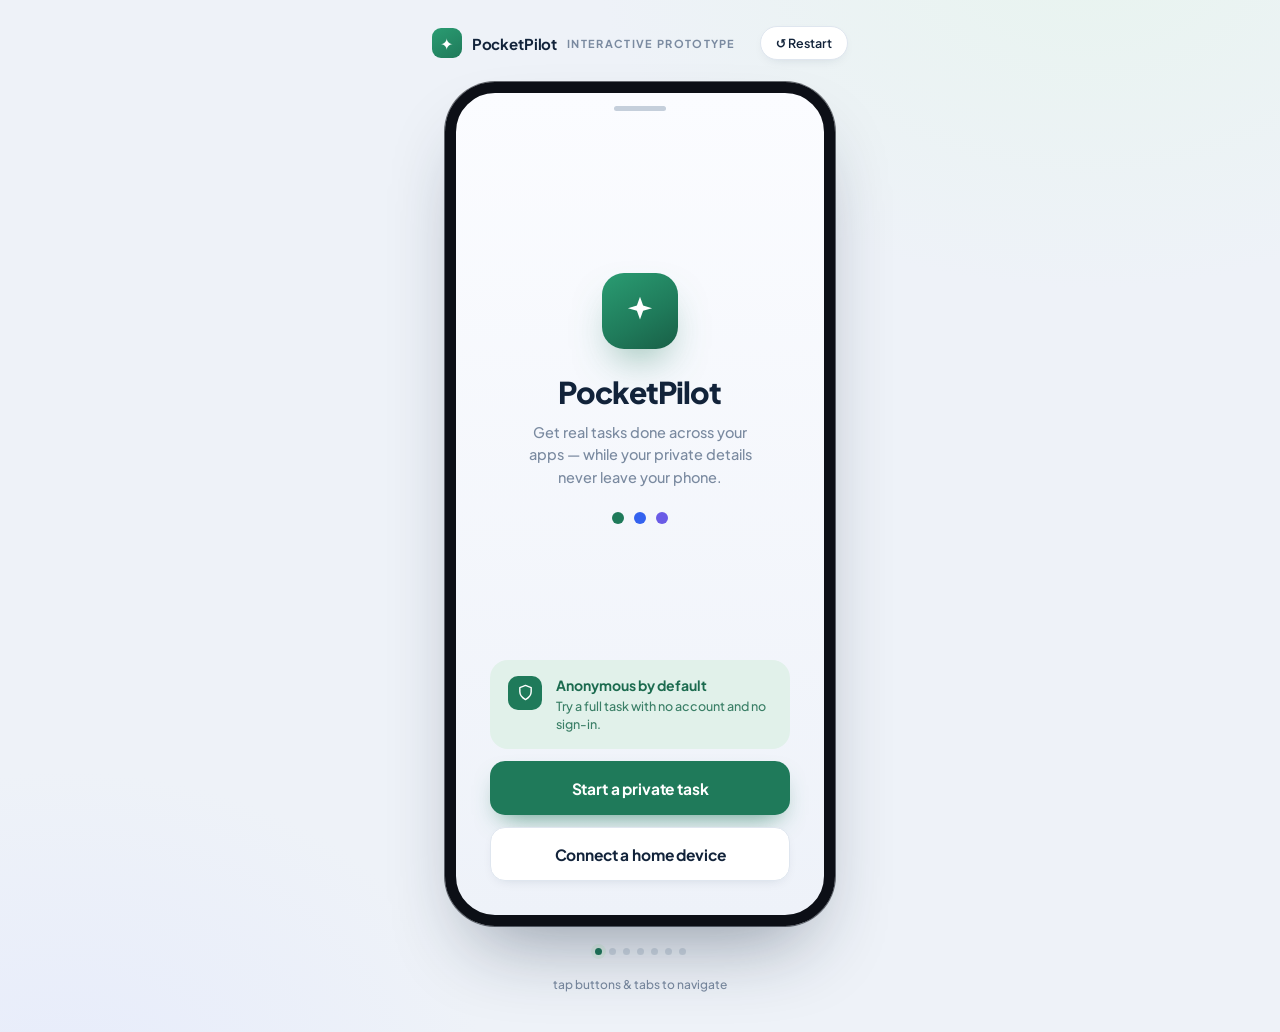
<file: index.html>
<!DOCTYPE html>
<html lang="en">
<head>
<meta charset="UTF-8">
<meta name="viewport" content="width=device-width, initial-scale=1.0">
<title>PocketPilot — Interactive Prototype</title>
<link rel="stylesheet" href="styles.css">
<style>
  body { background:
    radial-gradient(70% 60% at 85% -5%, #e8f4ef 0%, transparent 55%),
    radial-gradient(60% 55% at 5% 105%, #e7ecfb 0%, transparent 55%),
    var(--bg);
    min-height: 100vh; display: flex; flex-direction: column; align-items: center;
    padding: 26px 16px 40px; gap: 22px;
  }
  .proto-bar { display: flex; align-items: center; gap: 16px; }
  .proto-bar .brand { display: flex; align-items: center; gap: 10px; }
  .proto-bar .brand .m { width: 30px; height: 30px; border-radius: 9px; background: linear-gradient(150deg, #2a9c72, var(--green)); display: grid; place-items: center; color: #fff; font-weight: 800; }
  .proto-bar .brand b { font-size: 15px; letter-spacing: -0.01em; color: var(--ink); }
  .proto-bar .brand span { font-size: 11px; letter-spacing: .12em; text-transform: uppercase; color: var(--ink-mute); font-weight: 700; }
  .proto-bar .restart { margin-left: 8px; font-family: var(--font); font-size: 12.5px; color: var(--ink); background: #fff; border: 1px solid var(--line-2); border-radius: 999px; padding: 8px 15px; cursor: pointer; box-shadow: var(--sh-sm); font-weight: 600; }
  [data-goto], [data-fill], .tab { cursor: pointer; }
  .fade { animation: fade .28s ease; }
  @keyframes fade { from { opacity: 0; transform: translateY(6px) scale(.995); } to { opacity: 1; transform: none; } }
  .hint { font-size: 12px; color: var(--ink-mute); font-weight: 500; }
  .flowdots { display: flex; gap: 7px; align-items: center; }
  .flowdots i { width: 7px; height: 7px; border-radius: 50%; background: #cfd8e3; display: block; }
  .flowdots i.on { background: var(--green); box-shadow: 0 0 0 4px var(--green-soft); }
</style>
</head>
<body>
  <div class="proto-bar">
    <div class="brand"><div class="m">✦</div><b>PocketPilot</b><span>Interactive prototype</span></div>
    <button class="restart" id="restart">↺ Restart</button>
  </div>

  <div class="stage" id="stage"></div>

  <div class="flowdots" id="dots"></div>
  <div class="hint">tap buttons &amp; tabs to navigate</div>

  <script src="screens.js"></script>
  <script>
    const stage = document.getElementById('stage');
    const dotsEl = document.getElementById('dots');
    const flow = ['welcome', 'home', 'privacy', 'working', 'confirm', 'ready', 'details'];
    flow.forEach(() => { const i = document.createElement('i'); dotsEl.appendChild(i); });

    function render(id) {
      stage.innerHTML = '';
      const phone = PP.buildPhone(id);
      phone.classList.add('fade');
      stage.appendChild(phone);
      phone.querySelectorAll('[data-goto]').forEach(el => {
        el.addEventListener('click', e => { e.stopPropagation(); render(el.dataset.goto); });
      });
      const idx = flow.indexOf(id);
      [...dotsEl.children].forEach((d, k) => d.classList.toggle('on', k === idx));
    }

    document.getElementById('restart').addEventListener('click', () => render('welcome'));
    render('welcome');
  </script>
</body>
</html>
</file>
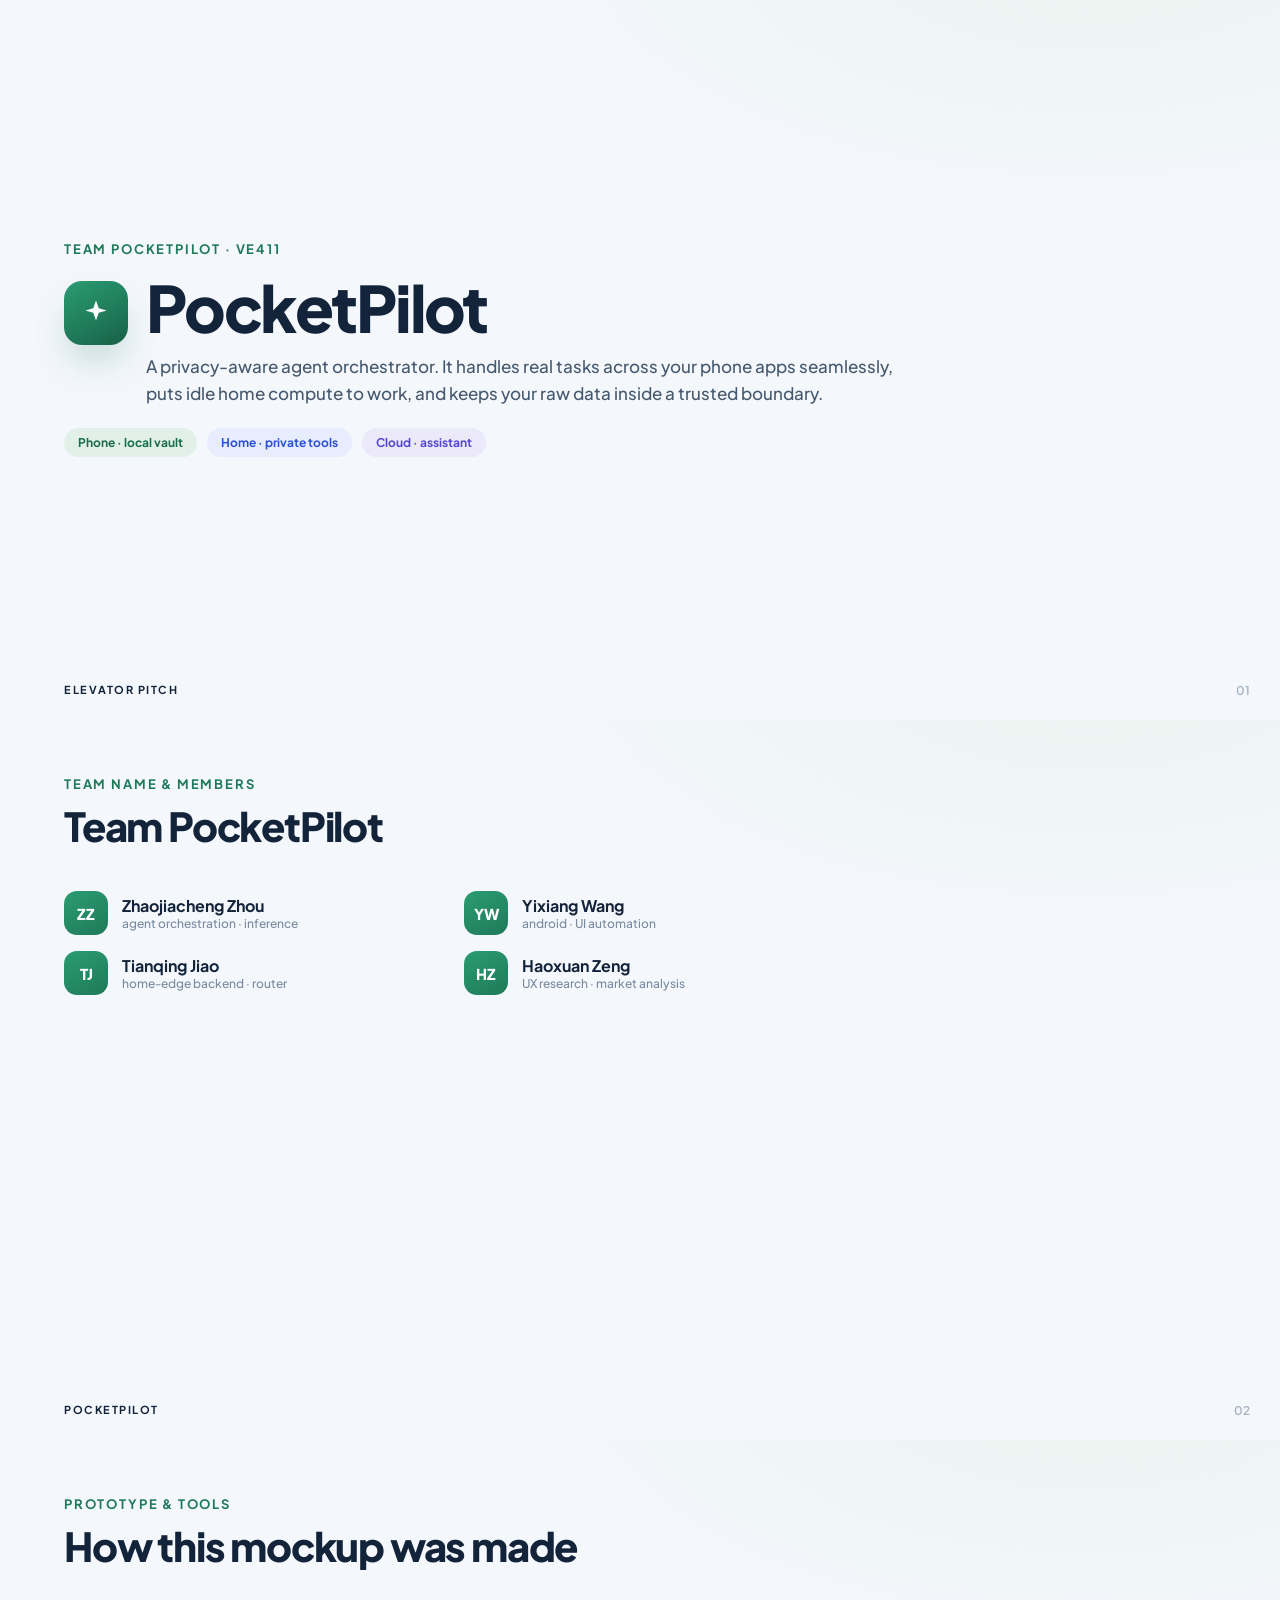
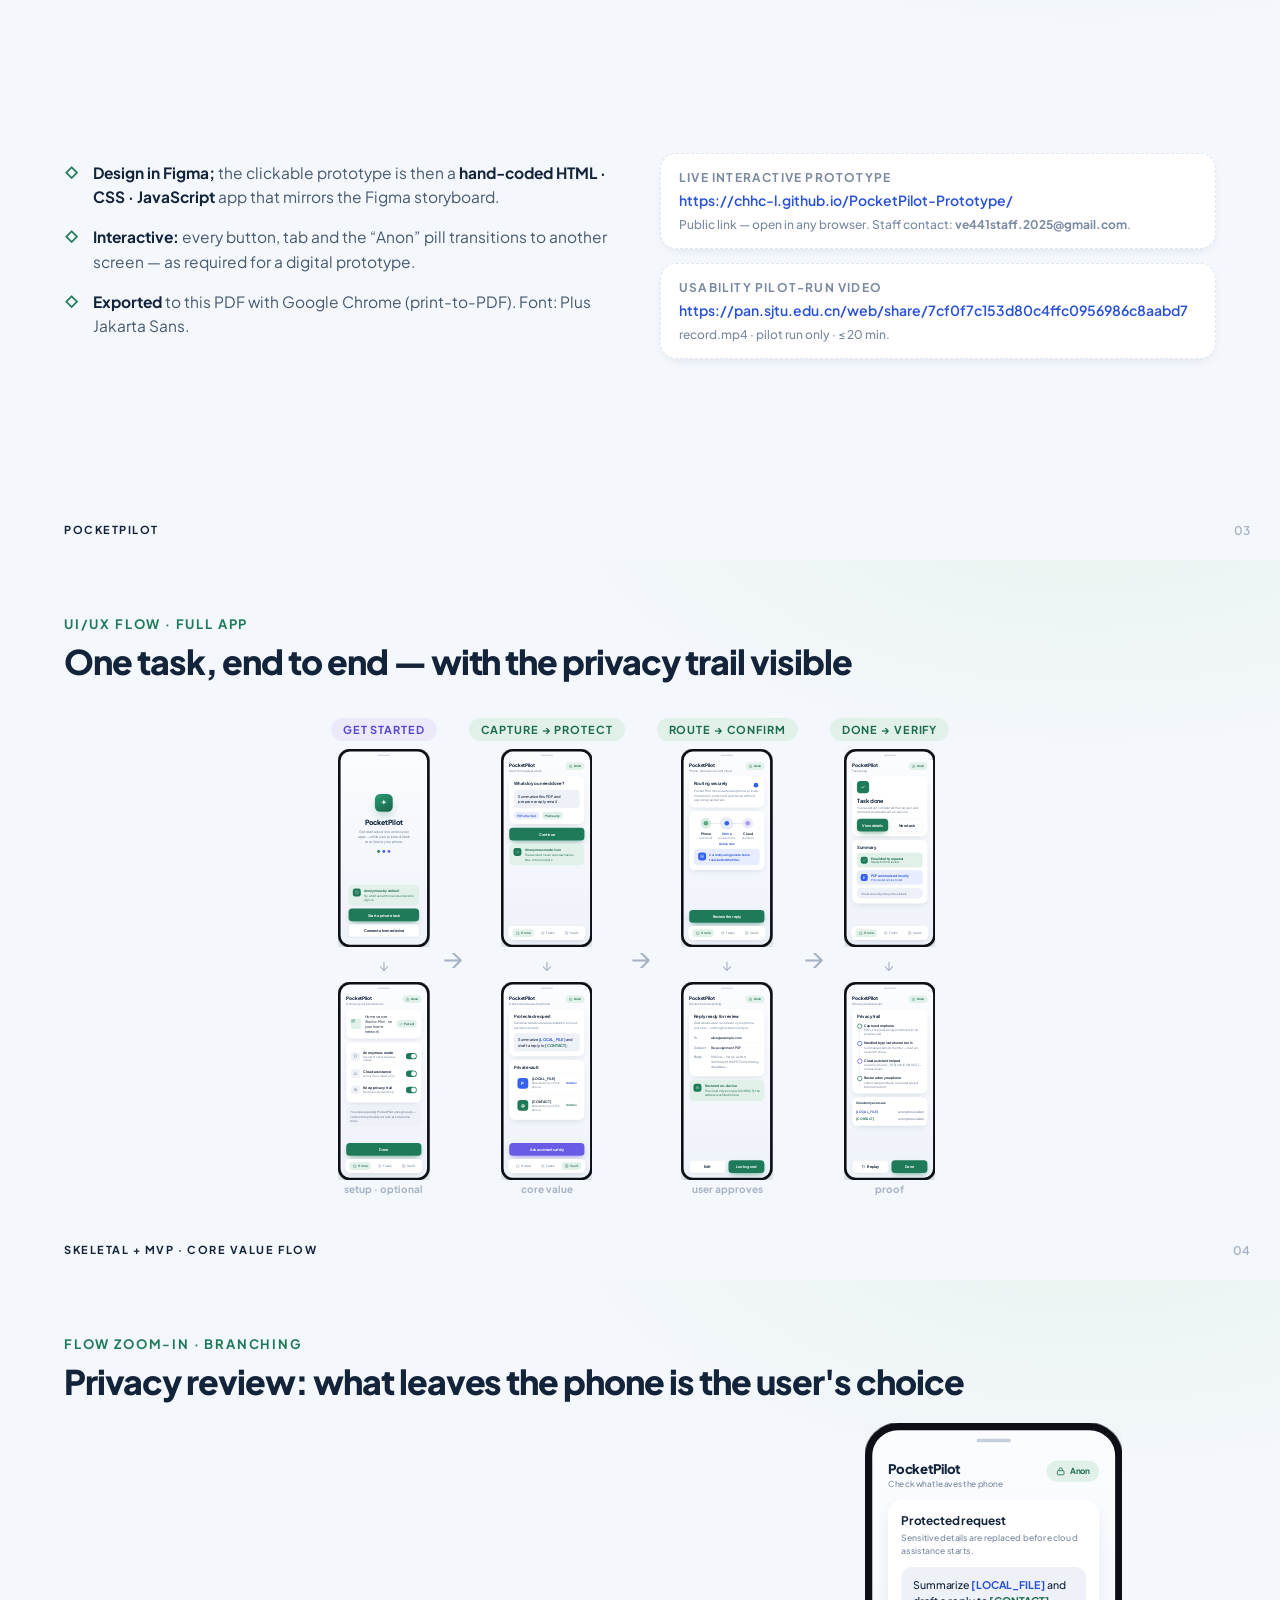
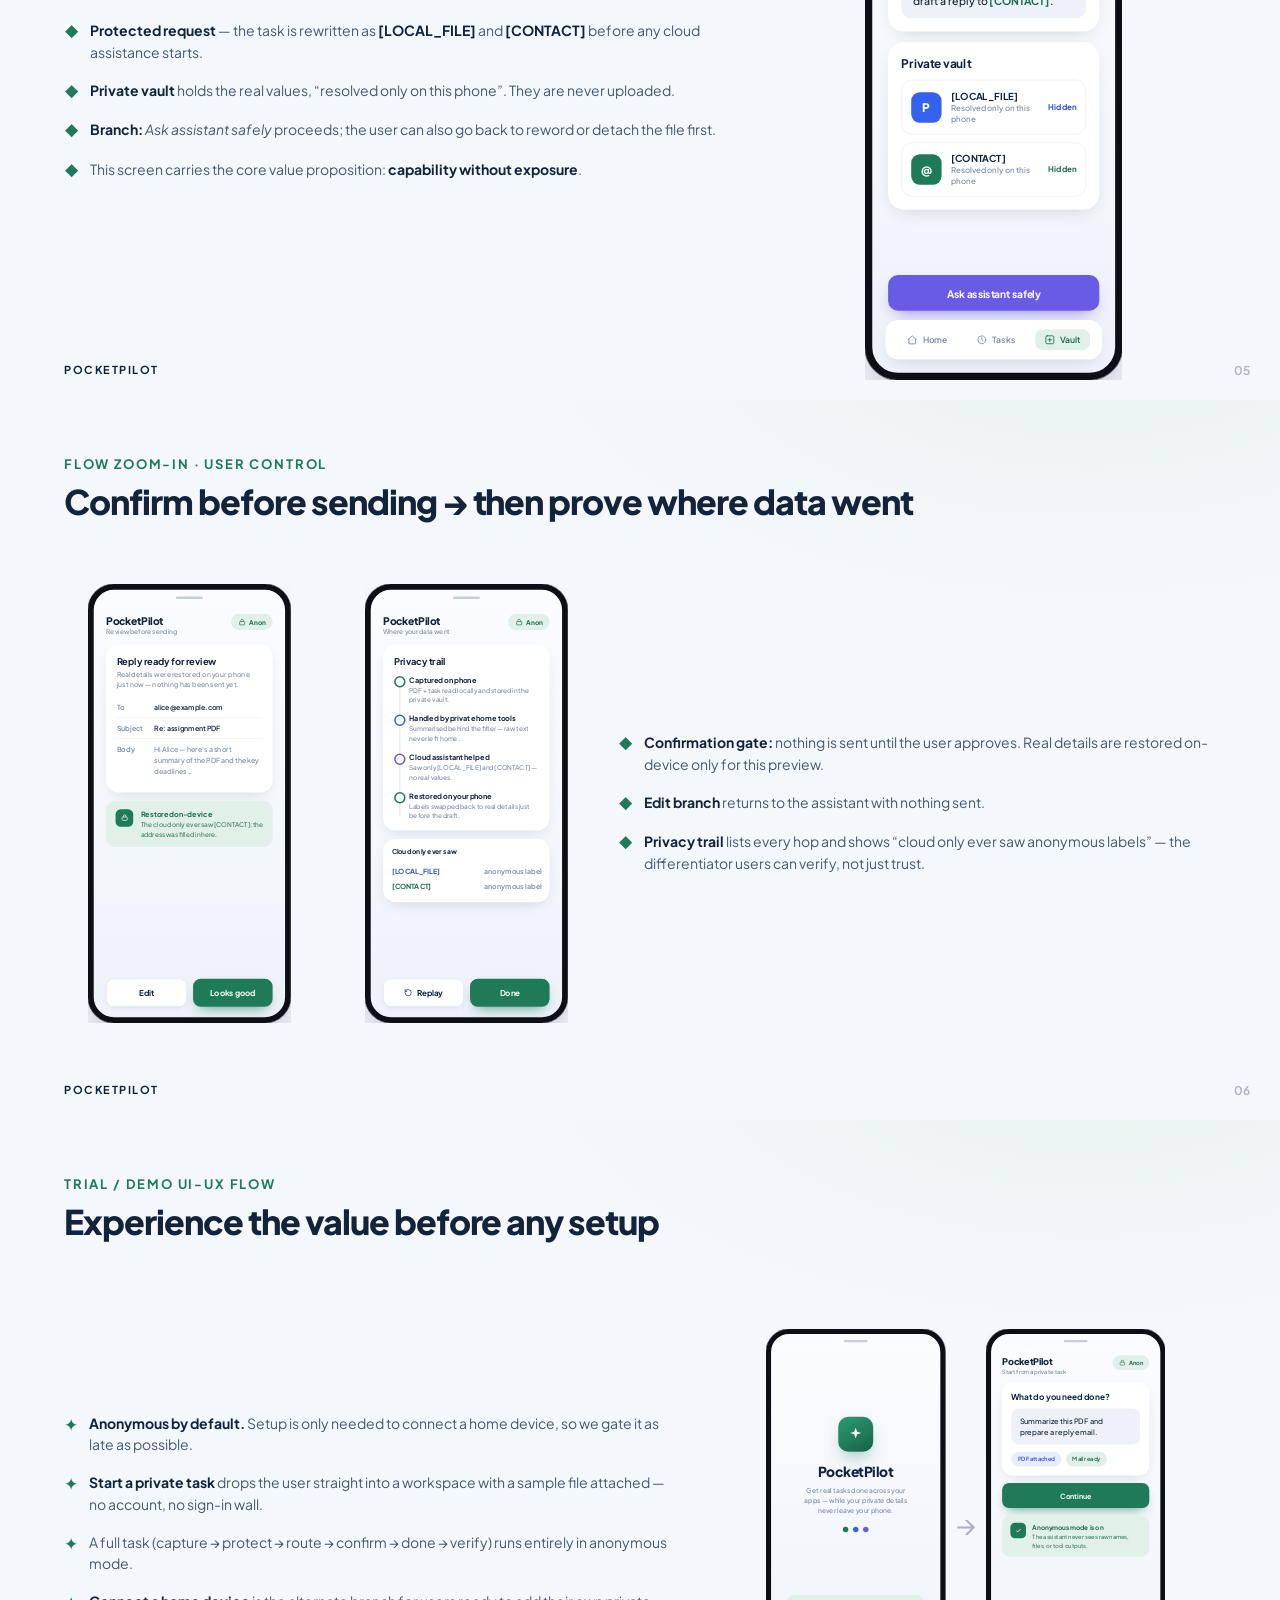
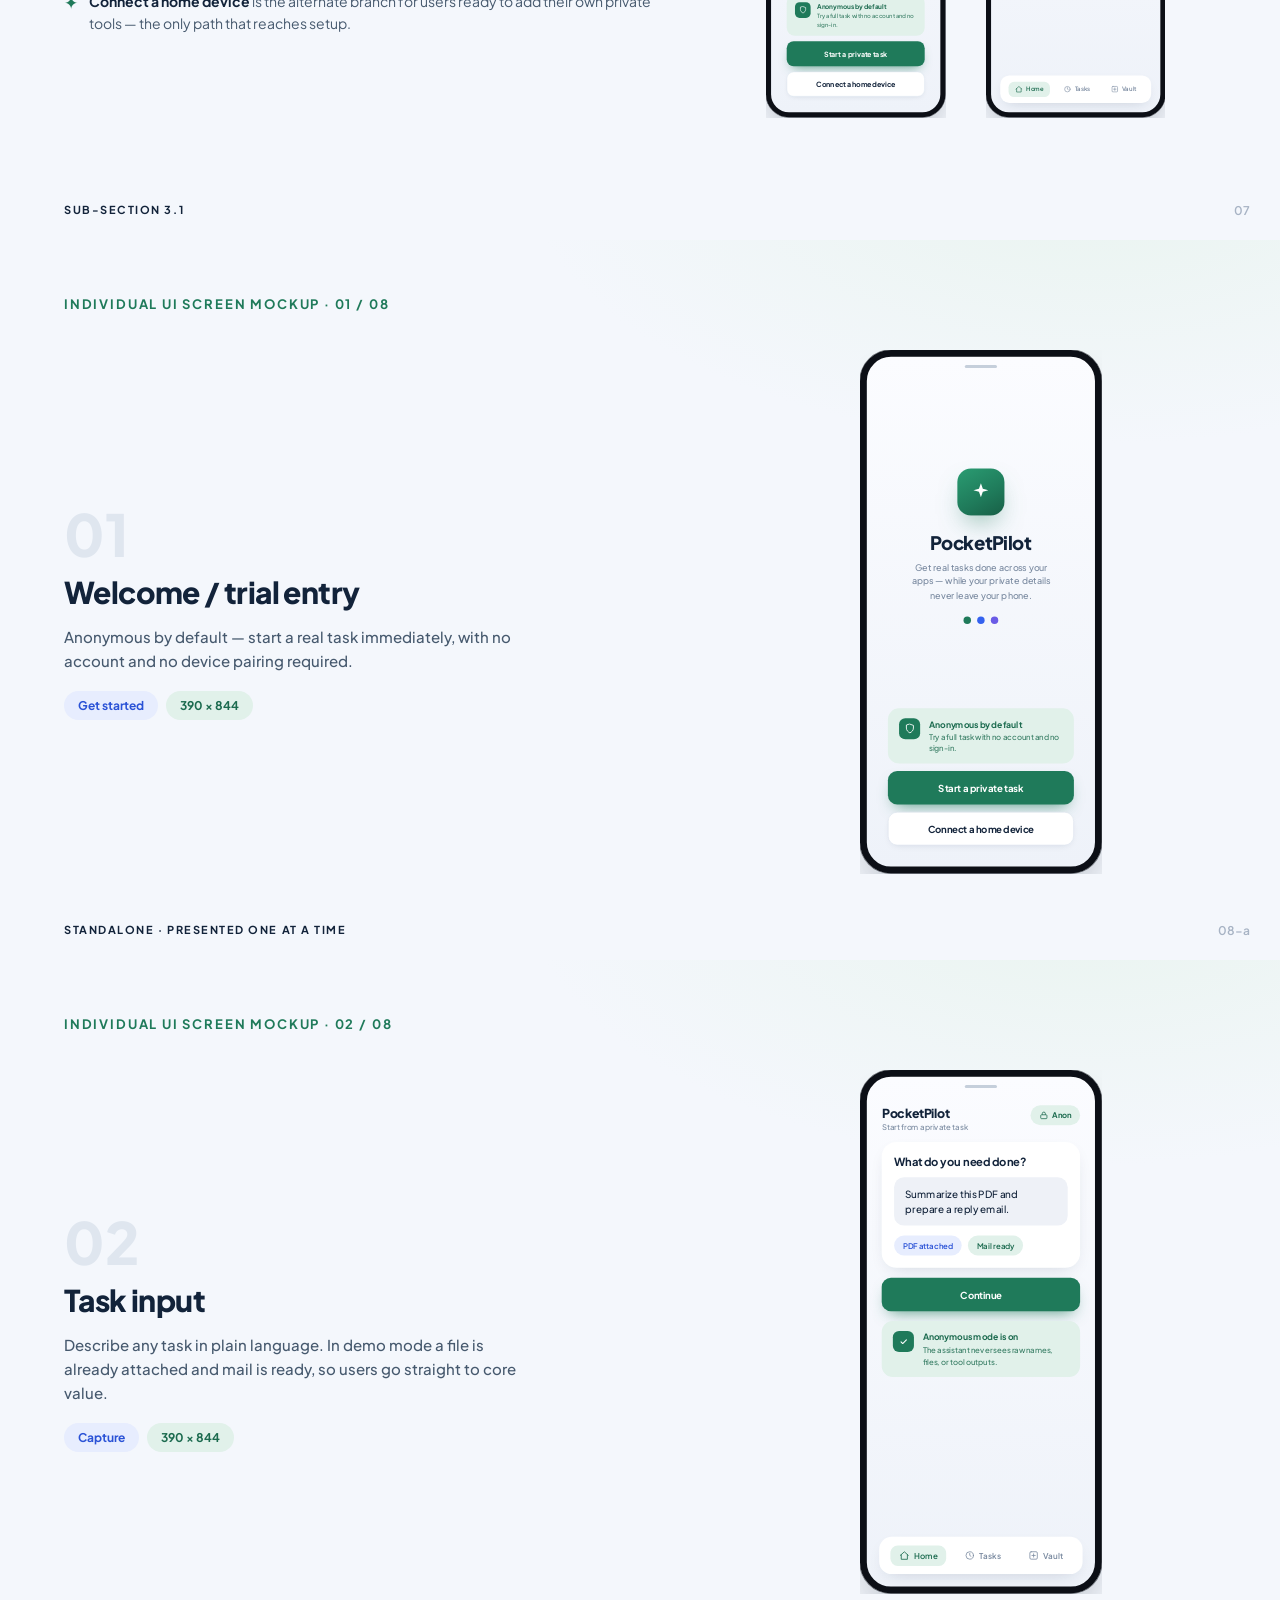
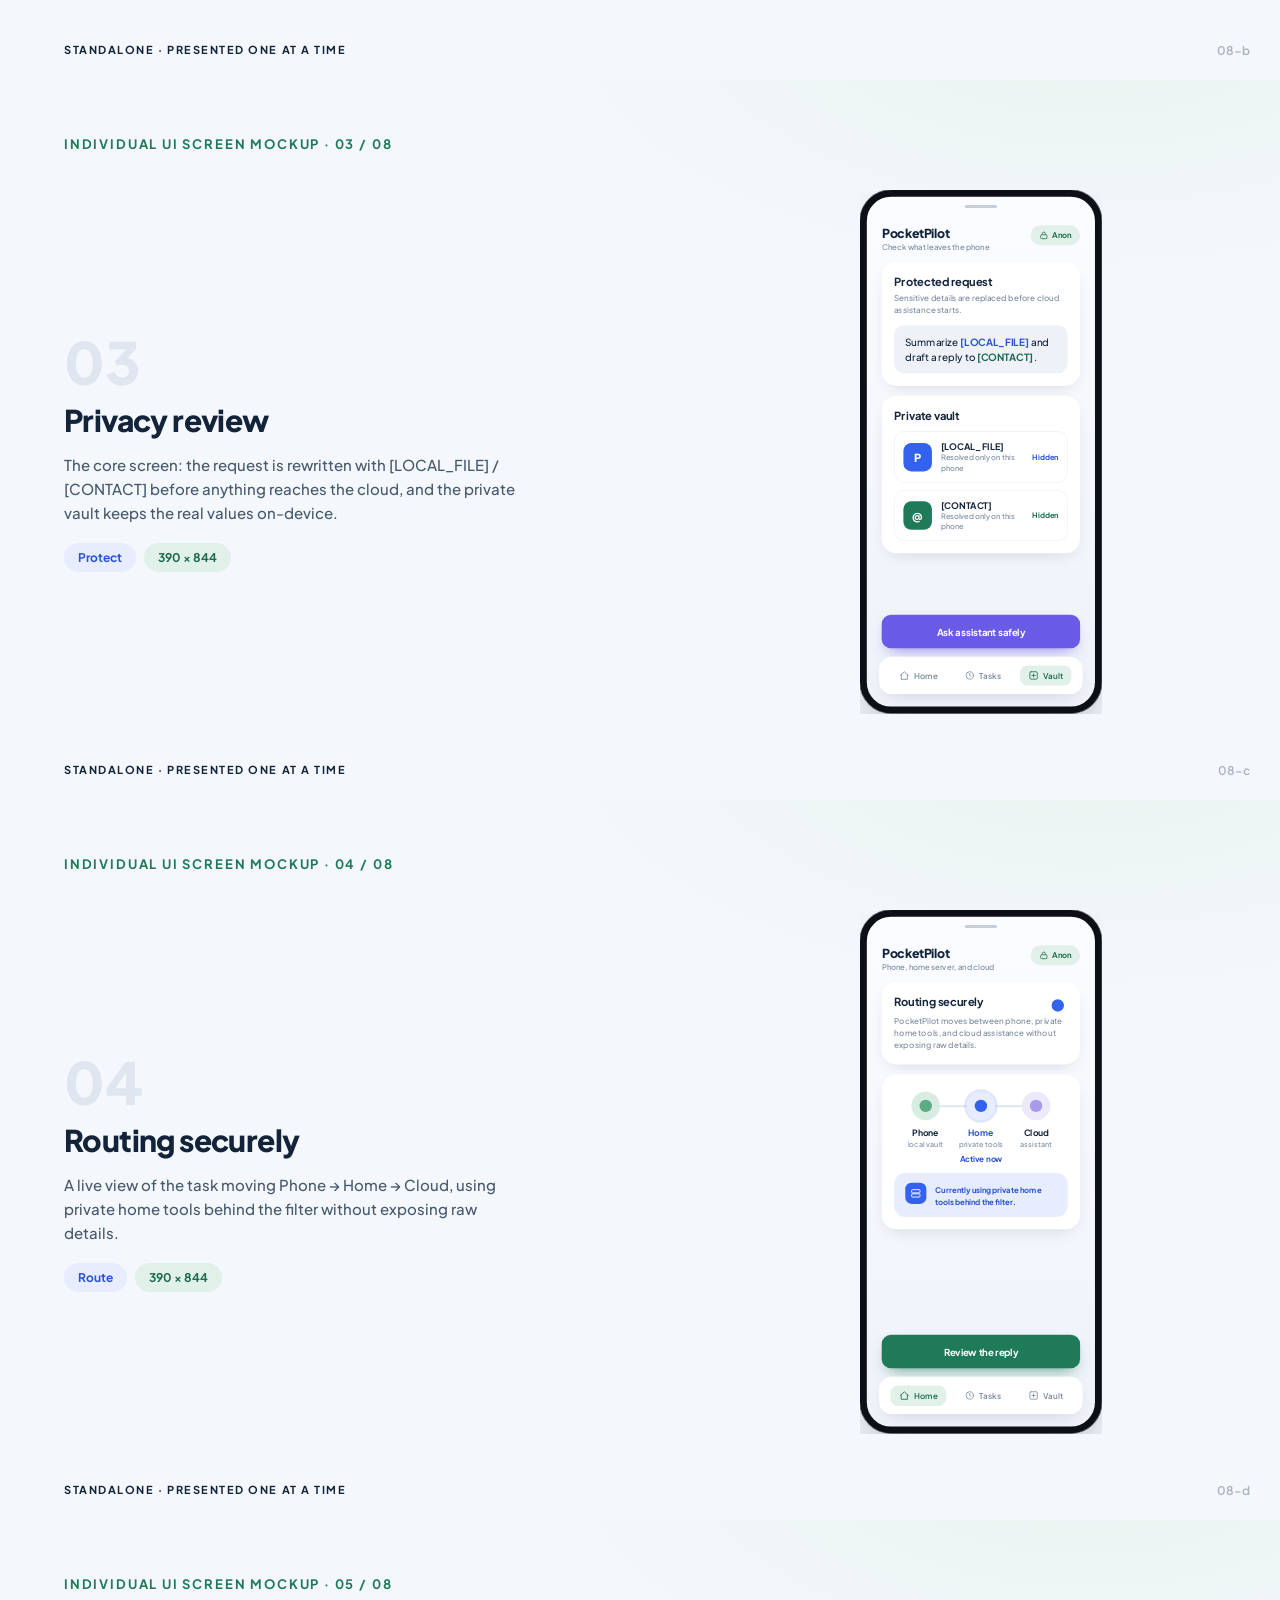
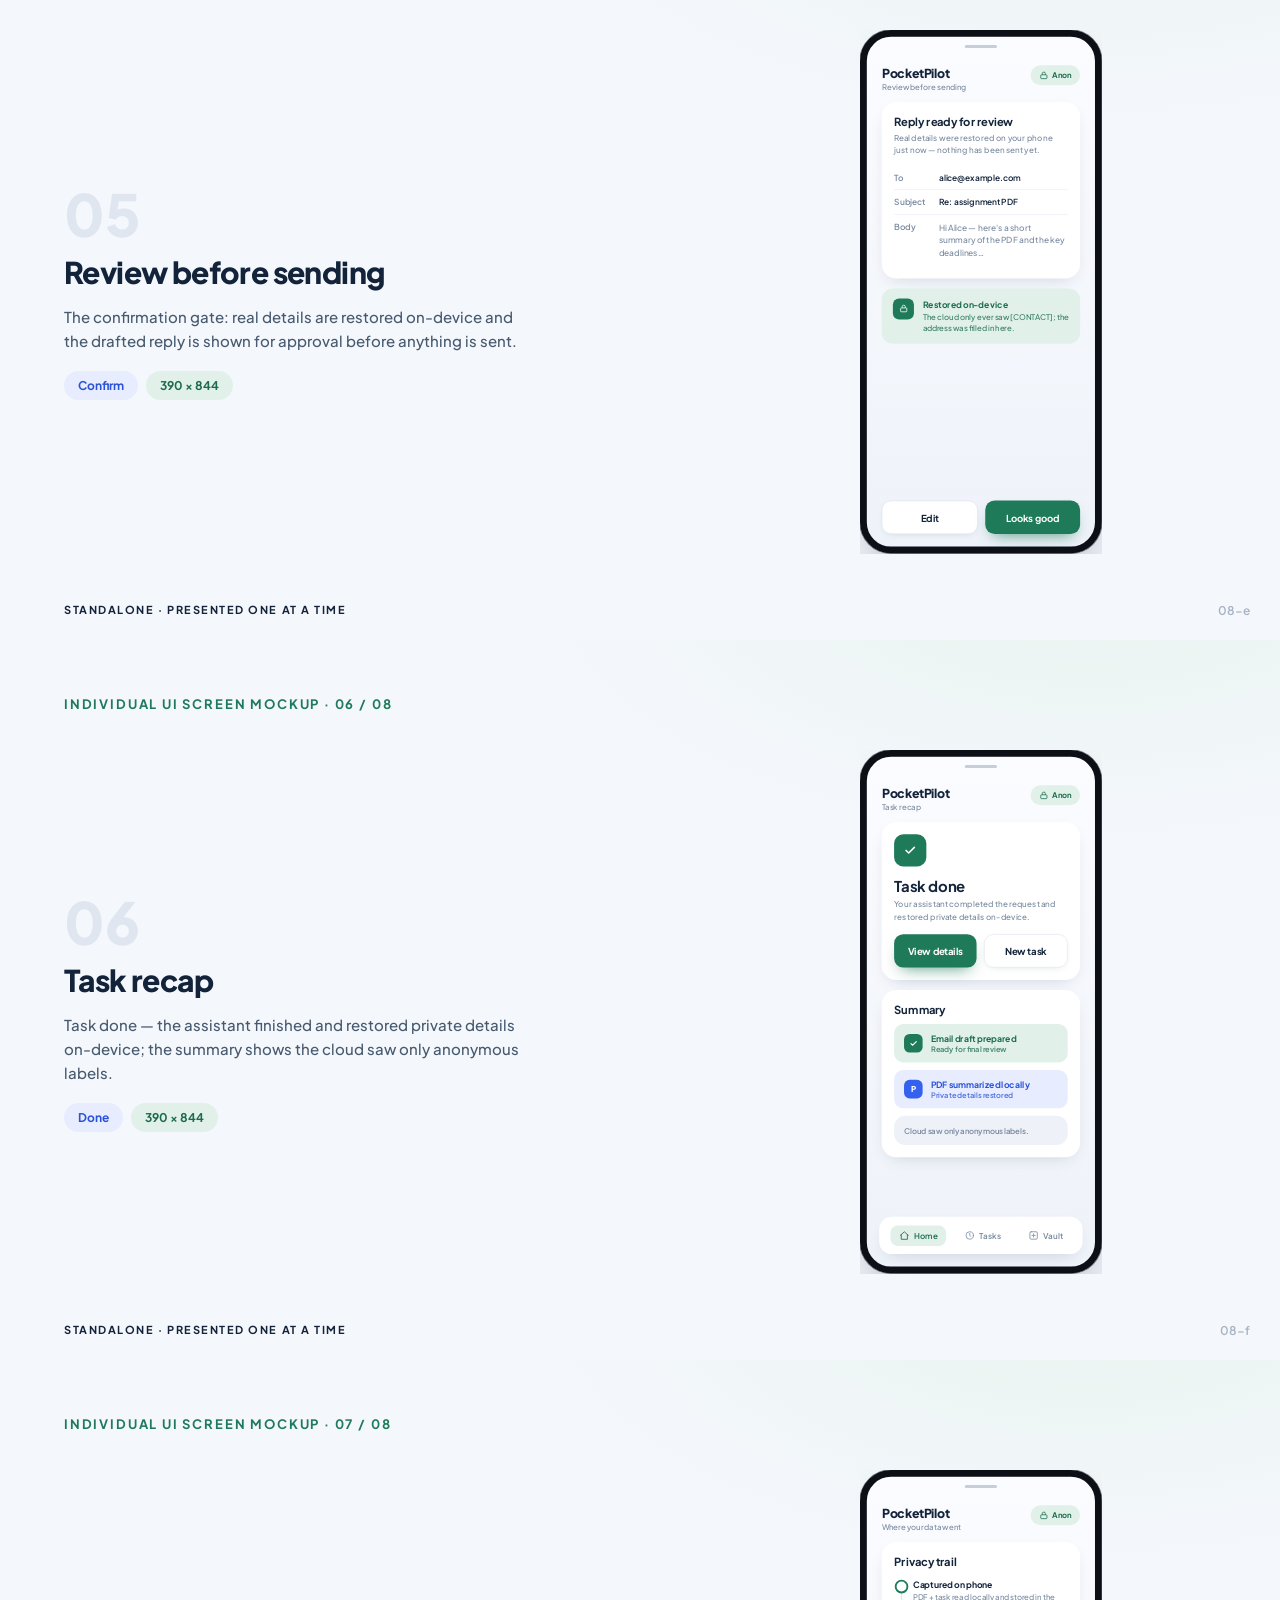
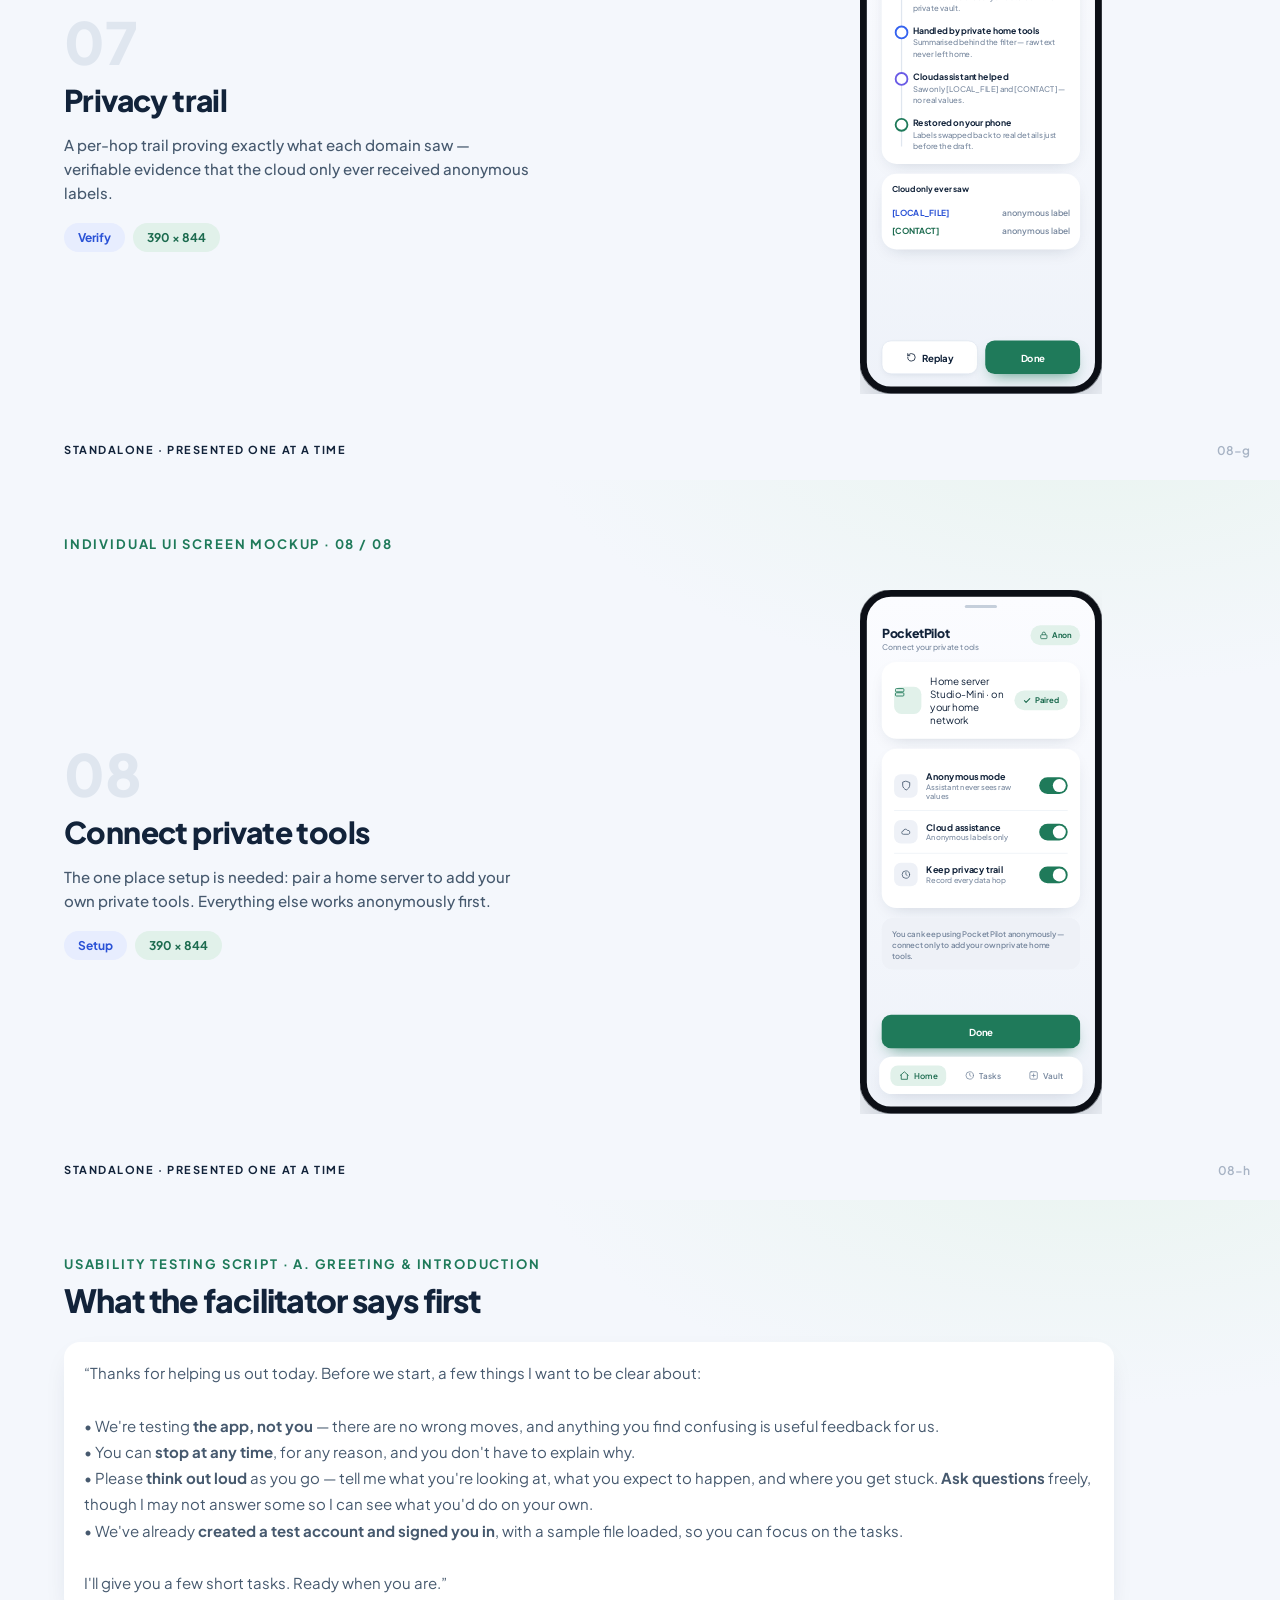
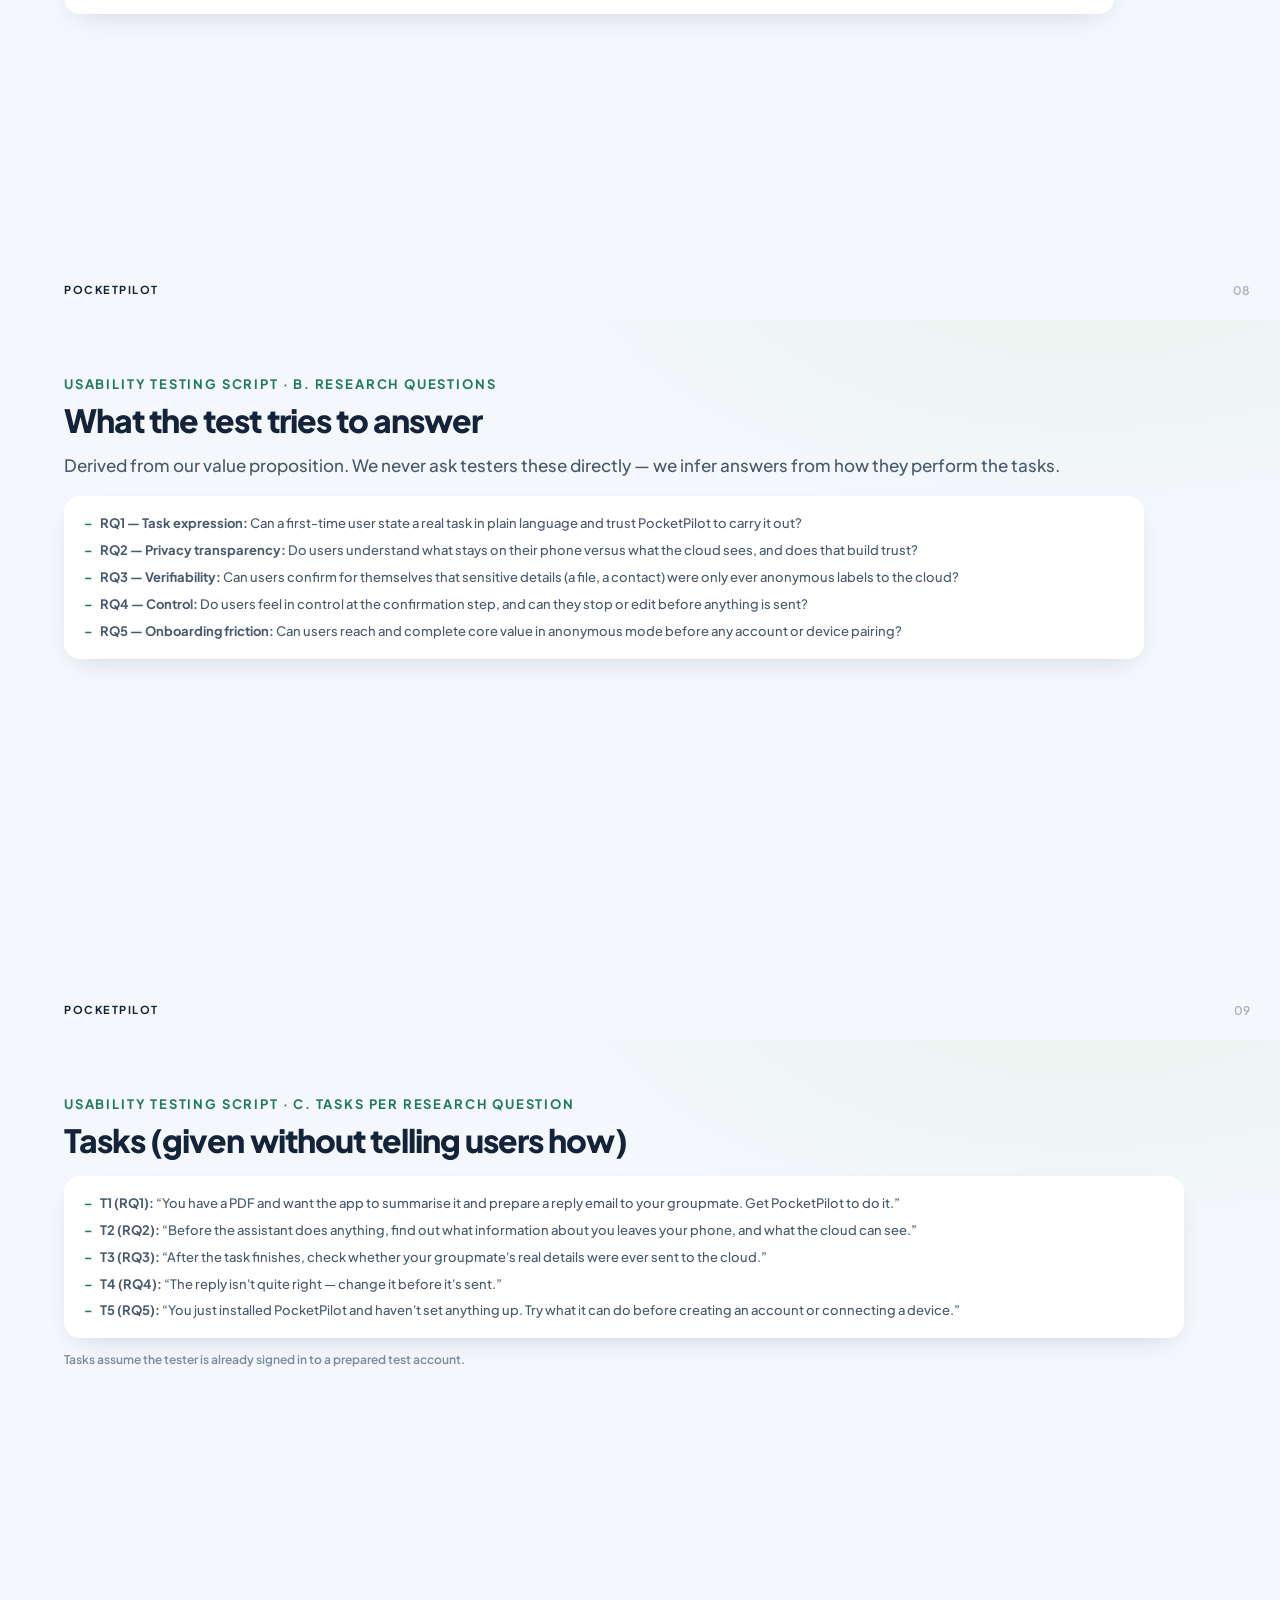
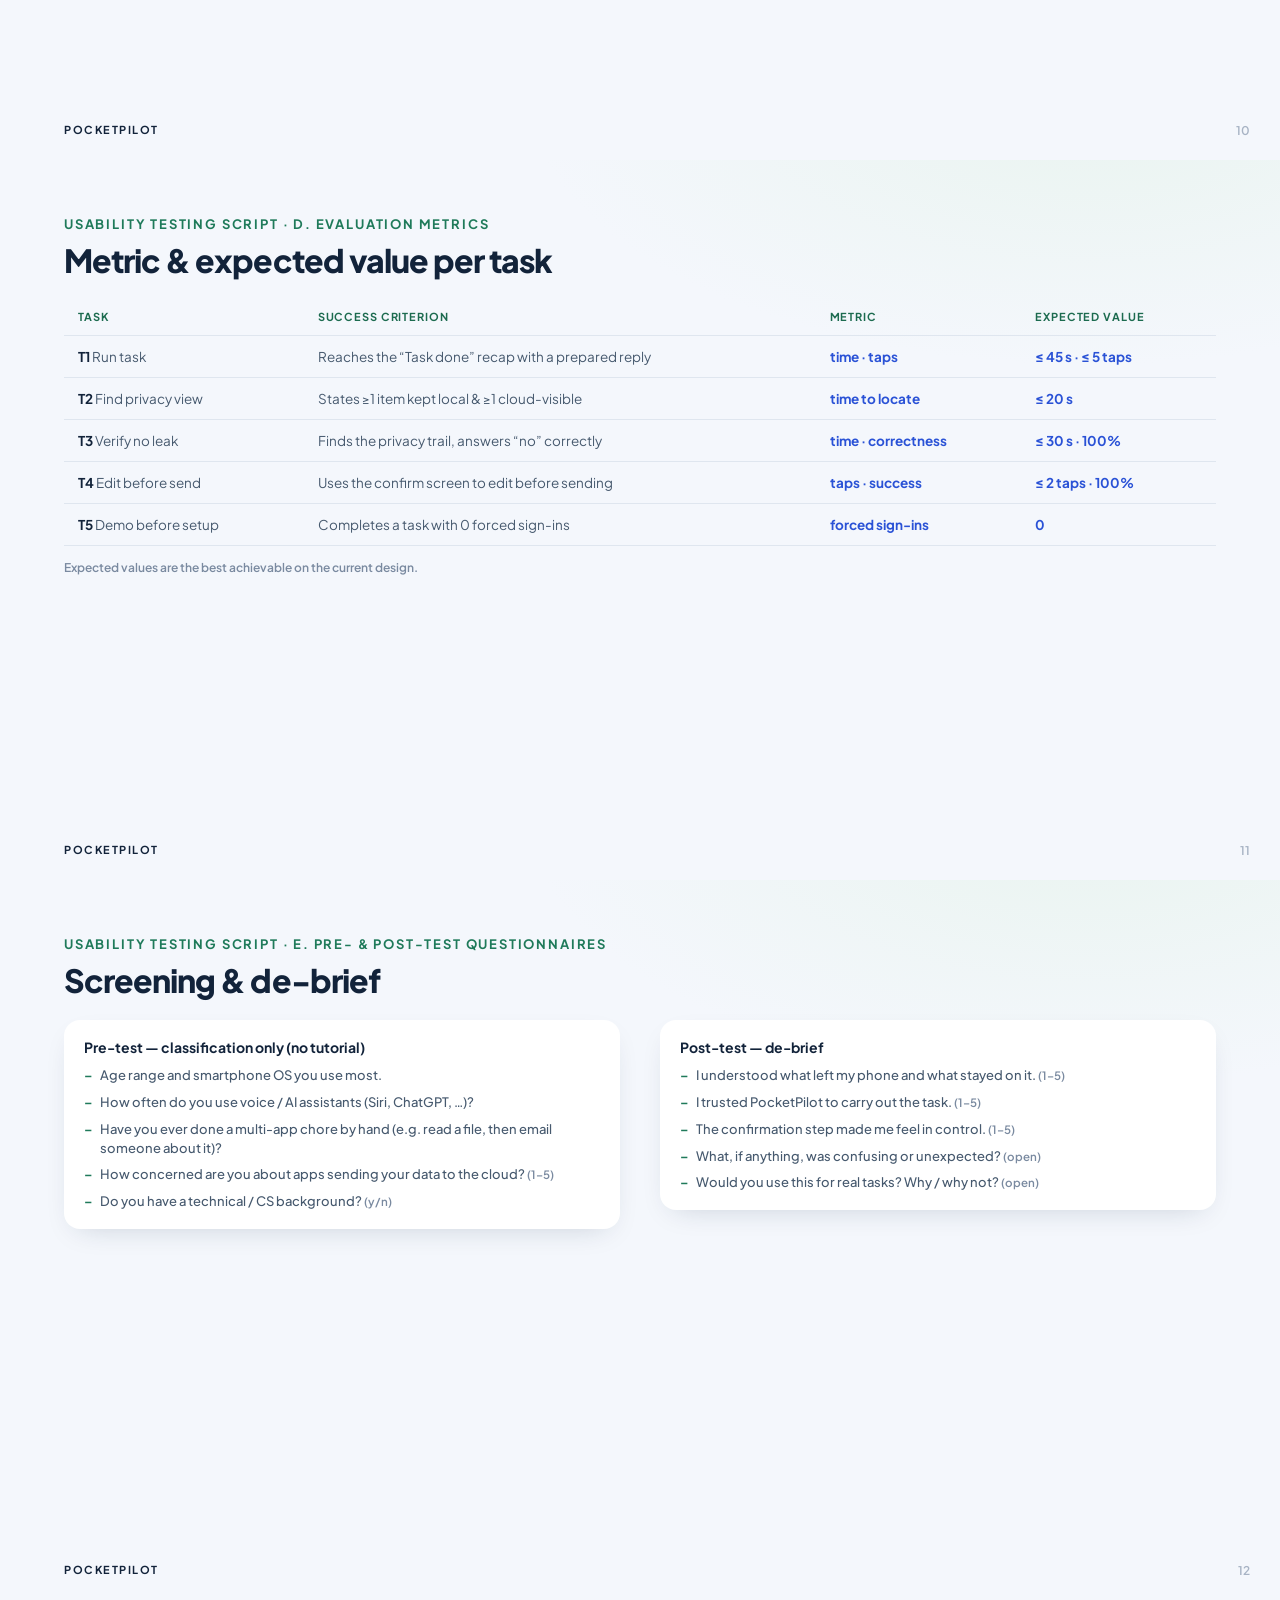
<file: deck.html>
<!DOCTYPE html>
<html lang="en">
<head>
<meta charset="UTF-8">
<title>PocketPilot — UIUXMockups</title>
<link rel="stylesheet" href="styles.css">
<style>
  @page { size: 1280px 720px; margin: 0; }
  html, body { background: var(--bg); }
  .deck { display: flex; flex-direction: column; align-items: center; }
</style>
</head>
<body class="deck">

<!-- 1 · TITLE -->
<section class="slide title-slide">
  <div class="kicker">Team PocketPilot · VE411</div>
  <div class="row" style="gap:18px; margin-top:18px; align-items:flex-start;">
    <div class="logo" style="width:64px;height:64px;border-radius:18px;margin-top:6px"><svg viewBox="0 0 24 24" width="30" height="30" fill="#fff"><path d="M12 2l2.2 6.2L20.5 10l-6.3 1.8L12 18l-2.2-6.2L3.5 10l6.3-1.8z"/></svg></div>
    <div>
      <div style="font-size:64px;font-weight:800;letter-spacing:-0.04em;line-height:1;color:var(--ink)">PocketPilot</div>
      <div class="lead" style="margin-top:14px;max-width:780px">
        A privacy-aware agent orchestrator. It handles real tasks across your phone apps seamlessly,
        puts idle home compute to work, and keeps your raw data inside a trusted boundary.</div>
    </div>
  </div>
  <div class="title-badges">
    <span class="dbadge d-phone">Phone · local vault</span>
    <span class="dbadge d-home">Home · private tools</span>
    <span class="dbadge d-cloud">Cloud · assistant</span>
  </div>
  <div class="brandmark">Elevator pitch</div>
  <div class="pageno">01</div>
</section>

<!-- 2 · TEAM -->
<section class="slide">
  <div class="kicker">Team name &amp; members</div>
  <h2 class="stitle">Team PocketPilot</h2>
  <div class="member-grid" style="margin-top:40px">
    <div class="member"><div class="av">ZZ</div><div><div class="mn">Zhaojiacheng Zhou</div><div class="mr">agent orchestration · inference</div></div></div>
    <div class="member"><div class="av">YW</div><div><div class="mn">Yixiang Wang</div><div class="mr">android · UI automation</div></div></div>
    <div class="member"><div class="av">TJ</div><div><div class="mn">Tianqing Jiao</div><div class="mr">home-edge backend · router</div></div></div>
    <div class="member"><div class="av">HZ</div><div><div class="mn">Haoxuan Zeng</div><div class="mr">UX research · market analysis</div></div></div>
  </div>
  <div class="brandmark">PocketPilot</div>
  <div class="pageno">02</div>
</section>

<!-- 3 · TOOLS + LINKS -->
<section class="slide">
  <div class="kicker">Prototype &amp; tools</div>
  <h2 class="stitle">How this mockup was made</h2>
  <div class="cols2" style="margin-top:24px">
    <div class="bullets">
      <div class="b"><span class="mk">◇</span><div class="bt"><b>Design in Figma;</b> the clickable prototype is then a <b>hand-coded HTML · CSS · JavaScript</b> app that mirrors the Figma storyboard.</div></div>
      <div class="b"><span class="mk">◇</span><div class="bt"><b>Interactive:</b> every button, tab and the “Anon” pill transitions to another screen — as required for a digital prototype.</div></div>
      <div class="b"><span class="mk">◇</span><div class="bt"><b>Exported</b> to this PDF with Google Chrome (print-to-PDF). Font: Plus Jakarta Sans.</div></div>
    </div>
    <div>
      <div class="link-box">
        <div class="k">Live interactive prototype</div>
        <div class="link-line">https://chhc-l.github.io/PocketPilot-Prototype/</div>
        <div style="font-size:12px;color:var(--ink-mute);margin-top:8px;font-weight:500">Public link — open in any browser. Staff contact: <b>ve441staff.2025@gmail.com</b>.</div>
      </div>
      <div class="link-box" style="margin-top:14px">
        <div class="k">Usability pilot-run video</div>
        <div class="link-line">https://pan.sjtu.edu.cn/web/share/7cf0f7c153d80c4ffc0956986c8aabd7</div>
        <div style="font-size:12px;color:var(--ink-mute);margin-top:8px;font-weight:500">record.mp4 · pilot run only · ≤ 20 min.</div>
      </div>
    </div>
  </div>
  <div class="brandmark">PocketPilot</div>
  <div class="pageno">03</div>
</section>

<!-- 4 · UX FLOW OVERVIEW -->
<section class="slide">
  <div class="kicker">UI/UX flow · full app</div>
  <h2 class="stitle" style="font-size:34px">One task, end to end — with the privacy trail visible</h2>
  <div class="flow-wrap" id="flow"></div>
  <div class="brandmark">Skeletal + MVP · core value flow</div>
  <div class="pageno">04</div>
</section>

<!-- 5 · ZOOM A -->
<section class="slide">
  <div class="kicker">Flow zoom-in · branching</div>
  <h2 class="stitle" style="font-size:34px">Privacy review: what leaves the phone is the user's choice</h2>
  <div class="cols2" style="grid-template-columns: 1.2fr 0.8fr;">
    <div class="bullets tight">
      <div class="b"><span class="mk">◆</span><div class="bt"><b>Protected request</b> — the task is rewritten as <b>[LOCAL_FILE]</b> and <b>[CONTACT]</b> before any cloud assistance starts.</div></div>
      <div class="b"><span class="mk">◆</span><div class="bt"><b>Private vault</b> holds the real values, “resolved only on this phone”. They are never uploaded.</div></div>
      <div class="b"><span class="mk">◆</span><div class="bt"><b>Branch:</b> <i>Ask assistant safely</i> proceeds; the user can also go back to reword or detach the file first.</div></div>
      <div class="b"><span class="mk">◆</span><div class="bt">This screen carries the core value proposition: <b>capability without exposure</b>.</div></div>
    </div>
    <div class="standalone" style="margin:0"><div class="stage" data-screen="privacy" data-scale="0.66" style="width:100%"></div></div>
  </div>
  <div class="brandmark">PocketPilot</div>
  <div class="pageno">05</div>
</section>

<!-- 6 · ZOOM B -->
<section class="slide">
  <div class="kicker">Flow zoom-in · user control</div>
  <h2 class="stitle" style="font-size:34px">Confirm before sending → then prove where data went</h2>
  <div class="cols2" style="grid-template-columns: 0.42fr 0.42fr 1fr; gap:26px;">
    <div class="standalone" style="margin:0"><div class="stage" data-screen="confirm" data-scale="0.52" style="width:100%"></div></div>
    <div class="standalone" style="margin:0"><div class="stage" data-screen="details" data-scale="0.52" style="width:100%"></div></div>
    <div class="bullets tight">
      <div class="b"><span class="mk">◆</span><div class="bt"><b>Confirmation gate:</b> nothing is sent until the user approves. Real details are restored on-device only for this preview.</div></div>
      <div class="b"><span class="mk">◆</span><div class="bt"><b>Edit branch</b> returns to the assistant with nothing sent.</div></div>
      <div class="b"><span class="mk">◆</span><div class="bt"><b>Privacy trail</b> lists every hop and shows “cloud only ever saw anonymous labels” — the differentiator users can verify, not just trust.</div></div>
    </div>
  </div>
  <div class="brandmark">PocketPilot</div>
  <div class="pageno">06</div>
</section>

<!-- 7 · TRIAL / DEMO FLOW -->
<section class="slide">
  <div class="kicker">Trial / demo UI-UX flow</div>
  <h2 class="stitle" style="font-size:34px">Experience the value before any setup</h2>
  <div class="cols2" style="grid-template-columns: 1.1fr 0.9fr;">
    <div class="bullets tight">
      <div class="b"><span class="mk">✦</span><div class="bt"><b>Anonymous by default.</b> Setup is only needed to connect a home device, so we gate it as late as possible.</div></div>
      <div class="b"><span class="mk">✦</span><div class="bt"><b>Start a private task</b> drops the user straight into a workspace with a sample file attached — no account, no sign-in wall.</div></div>
      <div class="b"><span class="mk">✦</span><div class="bt">A full task (capture → protect → route → confirm → done → verify) runs entirely in anonymous mode.</div></div>
      <div class="b"><span class="mk">✦</span><div class="bt"><b>Connect a home device</b> is the alternate branch for users ready to add their own private tools — the only path that reaches setup.</div></div>
    </div>
    <div class="row" style="justify-content:center; gap:8px; align-items:center;">
      <div class="stage" data-screen="welcome" data-scale="0.46"></div>
      <div class="flow-arrow">→</div>
      <div class="stage" data-screen="home" data-scale="0.46"></div>
    </div>
  </div>
  <div class="brandmark">Sub-section 3.1</div>
  <div class="pageno">07</div>
</section>

<!-- 8-15 · STANDALONE SCREENS injected by JS -->
<div id="standalones"></div>

<!-- USABILITY: GREETING -->
<section class="slide">
  <div class="kicker">Usability testing script · a. Greeting &amp; introduction</div>
  <h2 class="stitle" style="font-size:32px">What the facilitator says first</h2>
  <div class="qbox" style="margin-top:22px; max-width:1050px; line-height:1.75; font-size:15px; color:var(--ink-2);">
    “Thanks for helping us out today. Before we start, a few things I want to be clear about:
    <br><br>
    • We're testing <b>the app, not you</b> — there are no wrong moves, and anything you find confusing is useful feedback for us.<br>
    • You can <b>stop at any time</b>, for any reason, and you don't have to explain why.<br>
    • Please <b>think out loud</b> as you go — tell me what you're looking at, what you expect to happen, and where you get stuck. <b>Ask questions</b> freely, though I may not answer some so I can see what you'd do on your own.<br>
    • We've already <b>created a test account and signed you in</b>, with a sample file loaded, so you can focus on the tasks.
    <br><br>
    I'll give you a few short tasks. Ready when you are.”
  </div>
  <div class="brandmark">PocketPilot</div>
  <div class="pageno">08</div>
</section>

<!-- RESEARCH QUESTIONS -->
<section class="slide">
  <div class="kicker">Usability testing script · b. Research questions</div>
  <h2 class="stitle" style="font-size:32px">What the test tries to answer</h2>
  <div class="lead" style="max-width:1000px">Derived from our value proposition. We never ask testers these directly — we infer answers from how they perform the tasks.</div>
  <div class="qbox" style="margin-top:18px; max-width:1080px;">
    <ul>
      <li><b>RQ1 — Task expression:</b> Can a first-time user state a real task in plain language and trust PocketPilot to carry it out?</li>
      <li><b>RQ2 — Privacy transparency:</b> Do users understand what stays on their phone versus what the cloud sees, and does that build trust?</li>
      <li><b>RQ3 — Verifiability:</b> Can users confirm for themselves that sensitive details (a file, a contact) were only ever anonymous labels to the cloud?</li>
      <li><b>RQ4 — Control:</b> Do users feel in control at the confirmation step, and can they stop or edit before anything is sent?</li>
      <li><b>RQ5 — Onboarding friction:</b> Can users reach and complete core value in anonymous mode before any account or device pairing?</li>
    </ul>
  </div>
  <div class="brandmark">PocketPilot</div>
  <div class="pageno">09</div>
</section>

<!-- TASKS -->
<section class="slide">
  <div class="kicker">Usability testing script · c. Tasks per research question</div>
  <h2 class="stitle" style="font-size:32px">Tasks (given without telling users how)</h2>
  <div class="qbox" style="margin-top:16px; max-width:1120px;">
    <ul>
      <li><b>T1 (RQ1):</b> “You have a PDF and want the app to summarise it and prepare a reply email to your groupmate. Get PocketPilot to do it.”</li>
      <li><b>T2 (RQ2):</b> “Before the assistant does anything, find out what information about you leaves your phone, and what the cloud can see.”</li>
      <li><b>T3 (RQ3):</b> “After the task finishes, check whether your groupmate's real details were ever sent to the cloud.”</li>
      <li><b>T4 (RQ4):</b> “The reply isn't quite right — change it before it's sent.”</li>
      <li><b>T5 (RQ5):</b> “You just installed PocketPilot and haven't set anything up. Try what it can do before creating an account or connecting a device.”</li>
    </ul>
  </div>
  <div style="font-size:12px;color:var(--ink-mute);margin-top:14px;font-weight:600">Tasks assume the tester is already signed in to a prepared test account.</div>
  <div class="brandmark">PocketPilot</div>
  <div class="pageno">10</div>
</section>

<!-- METRICS -->
<section class="slide">
  <div class="kicker">Usability testing script · d. Evaluation metrics</div>
  <h2 class="stitle" style="font-size:32px">Metric &amp; expected value per task</h2>
  <table class="dtable">
    <thead><tr><th>Task</th><th>Success criterion</th><th>Metric</th><th>Expected value</th></tr></thead>
    <tbody>
      <tr><td><b>T1</b> Run task</td><td>Reaches the “Task done” recap with a prepared reply</td><td class="metric">time · taps</td><td class="metric">≤ 45 s · ≤ 5 taps</td></tr>
      <tr><td><b>T2</b> Find privacy view</td><td>States ≥1 item kept local &amp; ≥1 cloud-visible</td><td class="metric">time to locate</td><td class="metric">≤ 20 s</td></tr>
      <tr><td><b>T3</b> Verify no leak</td><td>Finds the privacy trail, answers “no” correctly</td><td class="metric">time · correctness</td><td class="metric">≤ 30 s · 100%</td></tr>
      <tr><td><b>T4</b> Edit before send</td><td>Uses the confirm screen to edit before sending</td><td class="metric">taps · success</td><td class="metric">≤ 2 taps · 100%</td></tr>
      <tr><td><b>T5</b> Demo before setup</td><td>Completes a task with 0 forced sign-ins</td><td class="metric">forced sign-ins</td><td class="metric">0</td></tr>
    </tbody>
  </table>
  <div style="font-size:12px;color:var(--ink-mute);margin-top:14px;font-weight:600">Expected values are the best achievable on the current design.</div>
  <div class="brandmark">PocketPilot</div>
  <div class="pageno">11</div>
</section>

<!-- QUESTIONNAIRES -->
<section class="slide">
  <div class="kicker">Usability testing script · e. Pre- &amp; post-test questionnaires</div>
  <h2 class="stitle" style="font-size:32px">Screening &amp; de-brief</h2>
  <div class="cols2" style="margin-top:20px; align-items:start;">
    <div class="qbox">
      <h4>Pre-test — classification only (no tutorial)</h4>
      <ul>
        <li>Age range and smartphone OS you use most.</li>
        <li>How often do you use voice / AI assistants (Siri, ChatGPT, …)?</li>
        <li>Have you ever done a multi-app chore by hand (e.g. read a file, then email someone about it)?</li>
        <li>How concerned are you about apps sending your data to the cloud? <span class="likert">(1–5)</span></li>
        <li>Do you have a technical / CS background? <span class="likert">(y/n)</span></li>
      </ul>
    </div>
    <div class="qbox">
      <h4>Post-test — de-brief</h4>
      <ul>
        <li>I understood what left my phone and what stayed on it. <span class="likert">(1–5)</span></li>
        <li>I trusted PocketPilot to carry out the task. <span class="likert">(1–5)</span></li>
        <li>The confirmation step made me feel in control. <span class="likert">(1–5)</span></li>
        <li>What, if anything, was confusing or unexpected? <span class="likert">(open)</span></li>
        <li>Would you use this for real tasks? Why / why not? <span class="likert">(open)</span></li>
      </ul>
    </div>
  </div>
  <div class="brandmark">PocketPilot</div>
  <div class="pageno">12</div>
</section>

<script src="screens.js"></script>
<script>
  function mini(id, scale) {
    const wrap = document.createElement('div');
    wrap.className = 'scaled';
    wrap.style.width = (390 * scale) + 'px';
    wrap.style.height = (844 * scale) + 'px';
    const p = PP.buildPhone(id);
    p.style.transformOrigin = 'top left';
    p.style.transform = 'scale(' + scale + ')';
    wrap.appendChild(p);
    return wrap;
  }

  document.querySelectorAll('[data-screen]').forEach(box => {
    const scale = parseFloat(box.dataset.scale || '0.5');
    const ph = mini(box.dataset.screen, scale);
    ph.style.margin = '0 auto';
    box.appendChild(ph);
  });

  // FLOW DIAGRAM
  const flow = document.getElementById('flow');
  const sections = [
    { label: 'Get started', items: [['welcome', ''], ['setup', 'setup · optional']] },
    { label: 'Capture → Protect', items: [['home', ''], ['privacy', 'core value']] },
    { label: 'Route → Confirm', items: [['working', ''], ['confirm', 'user approves']] },
    { label: 'Done → Verify', items: [['ready', ''], ['details', 'proof']] },
  ];
  const FS = 0.235;
  sections.forEach((sec, i) => {
    const col = document.createElement('div');
    col.className = 'flow-col' + (sec.label === 'Get started' ? ' branch' : '');
    const lab = document.createElement('div'); lab.className = 'seclabel'; lab.textContent = sec.label;
    col.appendChild(lab);
    const stack = document.createElement('div'); stack.className = 'flow-phones';
    sec.items.forEach((it, k) => {
      const holder = document.createElement('div');
      holder.style.display = 'flex'; holder.style.flexDirection = 'column'; holder.style.alignItems = 'center'; holder.style.gap = '3px';
      holder.appendChild(mini(it[0], FS));
      if (it[1]) { const c = document.createElement('div'); c.style.fontSize = '10px'; c.style.fontWeight = '700'; c.style.color = 'var(--ink-faint)'; c.textContent = it[1]; holder.appendChild(c); }
      stack.appendChild(holder);
      if (k === 0) { const d = document.createElement('div'); d.className = 'flow-arrow'; d.style.fontSize = '15px'; d.textContent = '↓'; stack.appendChild(d); }
    });
    col.appendChild(stack);
    flow.appendChild(col);
    if (i < sections.length - 1) { const a = document.createElement('div'); a.className = 'flow-arrow'; a.textContent = '→'; flow.appendChild(a); }
  });

  // STANDALONE SCREEN SLIDES
  const host = document.getElementById('standalones');
  const captions = PP.meta;
  let n = 0;
  PP.order.forEach(id => {
    n++;
    const s = document.createElement('section');
    s.className = 'slide';
    const num = String(n).padStart(2, '0');
    s.innerHTML = `
      <div class="kicker">Individual UI screen mockup · ${num} / 08</div>
      <div class="standalone">
        <div class="meta">
          <div class="num">${num}</div>
          <h3>${captions[id].name}</h3>
          <p>${captions[id].cap}</p>
          <div class="tags"><span class="dbadge d-home">${captions[id].group}</span><span class="dbadge d-phone">390 × 844</span></div>
        </div>
        <div class="stage" id="sa-${id}"></div>
      </div>
      <div class="brandmark">Standalone · presented one at a time</div>
      <div class="pageno">08-${String.fromCharCode(96 + n)}</div>`;
    host.appendChild(s);
    s.querySelector('#sa-' + id).appendChild(mini(id, 0.62));
  });
</script>
</body>
</html>
</file>
<file: styles.css>
/* ============================================================
   PocketPilot — UI/UX mockup design system  (LIGHT)
   Matches the team's Figma storyboard.
   Domains: Phone = green (local vault) · Home = blue (private tools)
            · Cloud = purple (assistant)
   ============================================================ */

@import url('https://fonts.googleapis.com/css2?family=Plus+Jakarta+Sans:wght@400;500;600;700;800&display=swap');

:root {
  --bg: #eef2f8;
  --card: #ffffff;
  --ink: #12233a;         /* headings, navy */
  --ink-2: #46596e;       /* body */
  --ink-mute: #7a8aa0;    /* secondary */
  --ink-faint: #a7b3c4;
  --line: #e7edf4;
  --line-2: #dfe6ef;

  --green: #1f7a5a;       /* primary · phone · success */
  --green-deep: #185f46;
  --green-soft: #e1f1ea;
  --green-ink: #1c6b4f;

  --blue: #3462ef;        /* home · file slot */
  --blue-soft: #e7edfe;
  --blue-ink: #2a52d6;

  --purple: #6a5be6;      /* cloud · assistant */
  --purple-soft: #ece9fb;
  --purple-ink: #5647cf;

  --warn: #c07d12;        /* amber — action-needed hints */

  --font: 'Plus Jakarta Sans', -apple-system, 'Avenir Next', system-ui, sans-serif;

  --r-lg: 24px;
  --r-md: 18px;
  --r-sm: 12px;
  --sh: 0 10px 30px -14px rgba(20, 40, 70, 0.22);
  --sh-sm: 0 4px 14px -8px rgba(20, 40, 70, 0.22);
}

* { box-sizing: border-box; margin: 0; padding: 0; }
body { font-family: var(--font); color: var(--ink); -webkit-font-smoothing: antialiased; text-rendering: optimizeLegibility; }

/* ============================================================
   PHONE FRAME — 390 x 844, black bezel, light screen
   ============================================================ */
.phone {
  position: relative;
  width: 390px; height: 844px;
  border-radius: 50px;
  background: linear-gradient(180deg, #fbfcff 0%, #eef2f9 100%);
  border: 11px solid #0c0f16;
  box-shadow: 0 40px 80px -30px rgba(18, 35, 58, 0.45), 0 0 0 1px rgba(12,15,22,.6);
  overflow: hidden;
  flex: none;
}
.phone::after { /* speaker handle */
  content: '';
  position: absolute; top: 13px; left: 50%; transform: translateX(-50%);
  width: 52px; height: 5px; border-radius: 3px; background: #c5cfdb; z-index: 40;
}

.screen { position: absolute; inset: 0; display: flex; flex-direction: column; padding-top: 34px; }

/* app header: PocketPilot + subtitle + Anon pill */
.pp-head { display: flex; align-items: flex-start; padding: 12px 24px 8px; }
.pp-head .ttl { font-size: 20px; font-weight: 800; letter-spacing: -0.02em; }
.pp-head .sub { font-size: 12.5px; color: var(--ink-mute); margin-top: 2px; font-weight: 500; }
.pp-head .spacer { flex: 1; }
.anon {
  display: inline-flex; align-items: center; gap: 6px;
  background: var(--green-soft); color: var(--green-ink);
  font-size: 12.5px; font-weight: 700; padding: 8px 14px; border-radius: 999px;
  cursor: pointer;
}

.pp-body { flex: 1; overflow: hidden; padding: 8px 24px 20px; display: flex; flex-direction: column; gap: 16px; }
/* screens that carry a floating tab bar need room so the bottom button isn't hidden behind it */
.screen:has(.tabbar) .pp-body { padding-bottom: 94px; }

/* cards */
.card { background: var(--card); border-radius: var(--r-lg); box-shadow: var(--sh); padding: 20px; }
.card.tight { padding: 16px; }
.card h3 { font-size: 18px; font-weight: 700; letter-spacing: -0.01em; }
.card .cardsub { font-size: 13px; color: var(--ink-mute); margin-top: 6px; line-height: 1.5; font-weight: 500; }

/* task box (the filled request field) */
.taskbox {
  background: #eef1f7; border-radius: 16px; padding: 16px 18px;
  font-size: 16px; font-weight: 500; color: var(--ink); line-height: 1.45; margin-top: 14px;
}
.taskbox.mono-tok { color: var(--ink); }

/* chips */
.chips { display: flex; gap: 10px; flex-wrap: wrap; margin-top: 16px; }
.chip { font-size: 12.5px; font-weight: 600; padding: 8px 14px; border-radius: 999px; }
.chip-blue { background: var(--blue-soft); color: var(--blue-ink); }
.chip-green { background: var(--green-soft); color: var(--green-ink); }
.chip-gray { background: #eef1f7; color: var(--ink-2); }

/* buttons */
.btn { display: flex; align-items: center; justify-content: center; gap: 9px; height: 54px; border-radius: 15px; border: none; font-family: var(--font); font-size: 15.5px; font-weight: 700; cursor: pointer; width: 100%; letter-spacing: -0.01em; }
.btn-green { background: var(--green); color: #fff; box-shadow: 0 12px 26px -12px rgba(31,122,90,.8); }
.btn-purple { background: var(--purple); color: #fff; box-shadow: 0 12px 26px -12px rgba(106,91,230,.8); }
.btn-white { background: #fff; color: var(--ink); box-shadow: var(--sh-sm); border: 1px solid var(--line-2); }
.btn-row { display: flex; gap: 12px; }
.btn-row .btn { flex: 1; }

/* info banner */
.banner { display: flex; gap: 14px; align-items: flex-start; border-radius: 18px; padding: 16px 18px; }
.banner .bic { width: 34px; height: 34px; border-radius: 10px; flex: none; display: grid; place-items: center; color: #fff; }
.banner .bt { font-size: 14px; font-weight: 700; }
.banner .bd { font-size: 12.5px; margin-top: 3px; line-height: 1.45; font-weight: 500; }
.banner-green { background: var(--green-soft); }
.banner-green .bic { background: var(--green); }
.banner-green .bt { color: var(--green-ink); }
.banner-green .bd { color: var(--green-ink); opacity: .85; }
.banner-blue { background: var(--blue-soft); }
.banner-blue .bic { background: var(--blue); }
.banner-blue .bt, .banner-blue .bd { color: var(--blue-ink); }
.banner-blue .bd { opacity: .85; }
.banner-plain { background: #eef1f7; padding: 13px 16px; }
.banner-plain .bd { color: var(--ink-mute); font-size: 12.5px; font-weight: 600; }

/* slot token (inline, matches [LOCAL_FILE] style) */
.tok { font-weight: 700; color: var(--ink); }
.tokb { color: var(--blue-ink); font-weight: 700; }
.tokg { color: var(--green-ink); font-weight: 700; }

/* vault item */
.vault-item { display: flex; align-items: center; gap: 14px; padding: 14px; border-radius: 16px; border: 1px solid var(--line); }
.vault-item + .vault-item { margin-top: 12px; }
.avatar { width: 46px; height: 46px; border-radius: 13px; flex: none; display: grid; place-items: center; color: #fff; font-size: 18px; font-weight: 800; }
.avatar-blue { background: var(--blue); }
.avatar-green { background: var(--green); }
.avatar-purple { background: var(--purple); }
.vault-item .vi-main { flex: 1; }
.vault-item .vi-t { font-size: 14.5px; font-weight: 700; }
.vault-item .vi-d { font-size: 12px; color: var(--ink-mute); margin-top: 2px; line-height: 1.35; font-weight: 500; }
.vault-item .vi-tag { font-size: 12px; font-weight: 700; }
.tag-blue { color: var(--blue-ink); } .tag-green { color: var(--green-ink); }

/* routing 3-node diagram */
.route { display: flex; align-items: flex-start; justify-content: space-between; position: relative; padding: 8px 6px 0; }
.route .rline { position: absolute; top: 30px; left: 22%; right: 22%; height: 3px; background: var(--line-2); border-radius: 3px; }
.route .node { display: flex; flex-direction: column; align-items: center; gap: 10px; z-index: 2; flex: 1; }
.route .dotc { width: 46px; height: 46px; border-radius: 50%; display: grid; place-items: center; }
.route .dotc .inner { width: 20px; height: 20px; border-radius: 50%; }
.node-green .dotc { background: #d8ece2; } .node-green .inner { background: #5aab86; }
.node-blue .dotc { background: var(--blue-soft); box-shadow: 0 0 0 4px rgba(52,98,239,.16); } .node-blue .inner { background: var(--blue); }
.node-purple .dotc { background: var(--purple-soft); } .node-purple .inner { background: #a99bea; }
.route .nlab { font-size: 14px; font-weight: 700; text-align: center; }
.node-blue .nlab { color: var(--blue-ink); }
.route .nsub { font-size: 11.5px; color: var(--ink-mute); font-weight: 500; margin-top: -6px; }
.active-now { text-align: center; font-size: 13px; font-weight: 700; color: var(--blue-ink); margin-top: 8px; }

/* summary rows (Ready) */
.sum-row { display: flex; align-items: center; gap: 13px; padding: 14px 16px; border-radius: 15px; margin-top: 12px; }
.sum-row .sic { width: 30px; height: 30px; border-radius: 9px; flex: none; display: grid; place-items: center; color: #fff; font-size: 13px; font-weight: 800; }
.sum-row .st { font-size: 14px; font-weight: 700; }
.sum-row .sd { font-size: 12px; margin-top: 1px; font-weight: 600; }
.sum-green { background: var(--green-soft); } .sum-green .sic { background: var(--green); } .sum-green .st { color: var(--green-ink); } .sum-green .sd { color: var(--green-ink); opacity: .8; }
.sum-blue { background: var(--blue-soft); } .sum-blue .sic { background: var(--blue); } .sum-blue .st { color: var(--blue-ink); } .sum-blue .sd { color: var(--blue-ink); opacity: .8; }

/* big check badge */
.check-badge { width: 52px; height: 52px; border-radius: 15px; background: var(--green); display: grid; place-items: center; color: #fff; }

/* email draft preview */
.mailrow { display: flex; gap: 10px; font-size: 13.5px; padding: 11px 0; border-bottom: 1px solid var(--line); }
.mailrow:last-child { border-bottom: none; }
.mailrow .k { color: var(--ink-mute); width: 62px; flex: none; font-weight: 600; }
.mailrow .v { color: var(--ink); flex: 1; font-weight: 600; }
.mailrow .v.muted { color: var(--ink-mute); font-weight: 500; line-height: 1.5; }

/* privacy trail (details) */
.trail { position: relative; padding-left: 30px; }
.trail::before { content: ''; position: absolute; left: 11px; top: 8px; bottom: 8px; width: 2px; background: var(--line-2); }
.trail-item { position: relative; padding-bottom: 18px; }
.trail-item:last-child { padding-bottom: 0; }
.trail-item::before { content: ''; position: absolute; left: -29px; top: 2px; width: 16px; height: 16px; border-radius: 50%; background: #fff; border: 3px solid var(--green); }
.trail-item.tp::before { border-color: var(--green); }
.trail-item.th::before { border-color: var(--blue); }
.trail-item.tc::before { border-color: var(--purple); }
.trail-item .th-t { font-size: 14px; font-weight: 700; }
.trail-item .th-d { font-size: 12.5px; color: var(--ink-mute); margin-top: 2px; line-height: 1.45; font-weight: 500; }

/* floating tab bar */
.tabbar { position: absolute; bottom: 20px; left: 20px; right: 20px; height: 60px; background: #fff; border-radius: 20px; box-shadow: var(--sh); display: flex; align-items: center; justify-content: space-around; padding: 0 10px; z-index: 20; }
.tab { display: flex; align-items: center; gap: 7px; padding: 8px 14px; border-radius: 12px; color: var(--ink-mute); font-size: 13px; font-weight: 600; cursor: pointer; }
.tab.active { background: var(--green-soft); color: var(--green-ink); }

/* welcome logo */
.logo { width: 76px; height: 76px; border-radius: 22px; background: linear-gradient(150deg, #2a9c72, var(--green) 60%, var(--green-deep)); display: grid; place-items: center; color: #fff; box-shadow: 0 20px 44px -18px rgba(31,122,90,.75); }
.dots3 { display: flex; gap: 10px; align-items: center; }
.dots3 i { width: 12px; height: 12px; border-radius: 50%; display: block; }

.grow { flex: 1; }
.center { text-align: center; }
.muted { color: var(--ink-mute); }
.row { display: flex; align-items: center; }
.setting-row { display: flex; align-items: center; gap: 14px; padding: 15px 0; border-bottom: 1px solid var(--line); }
.setting-row:last-child { border-bottom: none; }
.setting-row .lab { flex: 1; }
.setting-row .lab .t { font-size: 14.5px; font-weight: 700; }
.setting-row .lab .s { font-size: 12px; color: var(--ink-mute); margin-top: 1px; font-weight: 500; }
.setting-row .sic { width: 38px; height: 38px; border-radius: 11px; background: #eef1f7; display: grid; place-items: center; flex: none; color: var(--ink-2); }
.toggle { width: 46px; height: 27px; border-radius: 999px; background: var(--green); position: relative; flex: none; }
.toggle::after { content: ''; position: absolute; top: 3px; right: 3px; width: 21px; height: 21px; border-radius: 50%; background: #fff; }
.toggle.off { background: #d3dae4; } .toggle.off::after { left: 3px; right: auto; }

/* ============================================================
   DECK  (presentation pack -> PDF)  1280 x 720 landscape
   ============================================================ */
.deck { background: var(--bg); }
.slide {
  width: 1280px; height: 720px; position: relative; overflow: hidden;
  background:
    radial-gradient(80% 70% at 85% -10%, #e9f4ef 0%, transparent 55%),
    #f4f7fc;
  padding: 56px 64px; page-break-after: always; display: flex; flex-direction: column;
}
.slide:last-child { page-break-after: auto; }
.slide .kicker { font-size: 13px; letter-spacing: 0.14em; text-transform: uppercase; color: var(--green); font-weight: 700; }
.slide h2.stitle { font-size: 40px; font-weight: 800; letter-spacing: -0.03em; margin-top: 8px; color: var(--ink); }
.slide .lead { font-size: 17px; color: var(--ink-2); margin-top: 12px; max-width: 900px; line-height: 1.55; font-weight: 500; }
.slide .pageno { position: absolute; right: 30px; bottom: 22px; font-size: 12px; color: var(--ink-faint); font-weight: 600; }
.slide .brandmark { position: absolute; left: 64px; bottom: 24px; font-size: 11px; letter-spacing: .14em; color: var(--ink); text-transform: uppercase; font-weight: 700; }

/* domain badges (deck) */
.dbadge { display: inline-flex; align-items: center; gap: 7px; font-size: 12px; font-weight: 700; padding: 7px 14px; border-radius: 999px; }
.d-phone { color: var(--green-ink); background: var(--green-soft); }
.d-home  { color: var(--blue-ink);  background: var(--blue-soft); }
.d-cloud { color: var(--purple-ink); background: var(--purple-soft); }

/* flow diagram */
.flow-wrap { flex: 1; display: flex; align-items: center; justify-content: center; margin-top: 6px; overflow: hidden; }
.flow-col { display: flex; flex-direction: column; align-items: center; gap: 8px; padding: 0 4px; }
.flow-col .seclabel { font-size: 11px; letter-spacing: .08em; text-transform: uppercase; color: var(--green-ink); background: var(--green-soft); padding: 5px 12px; border-radius: 999px; font-weight: 700; }
.flow-col.branch .seclabel { color: var(--purple-ink); background: var(--purple-soft); }
.flow-phones { display: flex; flex-direction: column; gap: 8px; }
.flow-arrow { color: var(--ink-faint); font-size: 28px; padding: 0 2px; align-self: center; }
.scaled { position: relative; overflow: hidden; }

.cols2 { display: grid; grid-template-columns: 1fr 1fr; gap: 40px; flex: 1; margin-top: 20px; align-items: center; }
.bullets { display: flex; flex-direction: column; gap: 16px; }
.bullets .b { display: flex; gap: 14px; }
.bullets .b .mk { color: var(--green); font-size: 17px; line-height: 1.4; font-weight: 800; }
.bullets .b .bt { font-size: 15.5px; line-height: 1.55; color: var(--ink-2); }
.bullets .b .bt b { font-weight: 700; color: var(--ink); }
.bullets.tight .b { gap: 11px; }
.bullets.tight .b .bt { font-size: 14px; }

.deck-card { background: #fff; border-radius: 18px; box-shadow: var(--sh); padding: 22px; }
.deck-card h3 { font-size: 17px; font-weight: 700; margin-bottom: 6px; }
.deck-card p { font-size: 13.5px; color: var(--ink-mute); line-height: 1.5; }

.dtable { width: 100%; border-collapse: collapse; margin-top: 18px; font-size: 13.5px; }
.dtable th, .dtable td { text-align: left; padding: 12px 14px; border-bottom: 1px solid var(--line-2); vertical-align: top; color: var(--ink-2); }
.dtable th { font-size: 11px; letter-spacing: .08em; text-transform: uppercase; color: var(--green-ink); font-weight: 700; }
.dtable td b { font-weight: 700; color: var(--ink); }
.dtable .metric { color: var(--blue-ink); font-weight: 700; }

.title-slide { justify-content: center; }
.title-badges { display: flex; gap: 10px; margin: 22px 0; }
.member-grid { display: grid; grid-template-columns: 1fr 1fr; gap: 16px 40px; max-width: 760px; margin-top: 8px; }
.member { display: flex; align-items: center; gap: 14px; }
.member .av { width: 44px; height: 44px; border-radius: 13px; background: linear-gradient(150deg, #2a9c72, var(--green)); display: grid; place-items: center; color: #fff; font-weight: 800; font-size: 15px; }
.member .mn { font-size: 16px; font-weight: 700; color: var(--ink); }
.member .mr { font-size: 12px; color: var(--ink-mute); font-weight: 500; }

.standalone { display: flex; gap: 56px; align-items: center; flex: 1; margin-top: 8px; }
.standalone .meta { flex: 1; }
.standalone .meta .num { font-size: 58px; font-weight: 800; color: var(--line-2); line-height: 1; }
.standalone .meta h3 { font-size: 30px; font-weight: 800; letter-spacing: -0.02em; margin: 10px 0 14px; color: var(--ink); }
.standalone .meta p { font-size: 15px; color: var(--ink-2); line-height: 1.6; max-width: 470px; font-weight: 500; }
.standalone .meta .tags { display: flex; gap: 8px; margin-top: 18px; flex-wrap: wrap; }
.standalone .stage { width: 470px; display: flex; justify-content: center; align-items: center; }

.link-box { background: #fff; border: 1px dashed var(--line-2); border-radius: 16px; padding: 16px 18px; margin-top: 12px; box-shadow: var(--sh-sm); }
.link-box .k { font-size: 12px; color: var(--ink-mute); text-transform: uppercase; letter-spacing: .1em; font-weight: 700; }
.link-line { font-size: 14px; color: var(--blue-ink); word-break: break-all; font-weight: 600; margin-top: 6px; }

.qbox { background: #fff; border-radius: 16px; box-shadow: var(--sh); padding: 18px 20px; }
.qbox h4 { font-size: 14px; margin-bottom: 10px; color: var(--ink); }
.qbox ul { list-style: none; display: flex; flex-direction: column; gap: 8px; }
.qbox li { font-size: 13px; color: var(--ink-2); line-height: 1.45; padding-left: 16px; position: relative; font-weight: 500; }
.qbox li::before { content: '–'; position: absolute; left: 0; color: var(--green); font-weight: 700; }
.likert { color: var(--ink-mute); font-weight: 600; font-size: 11.5px; }
</file>
